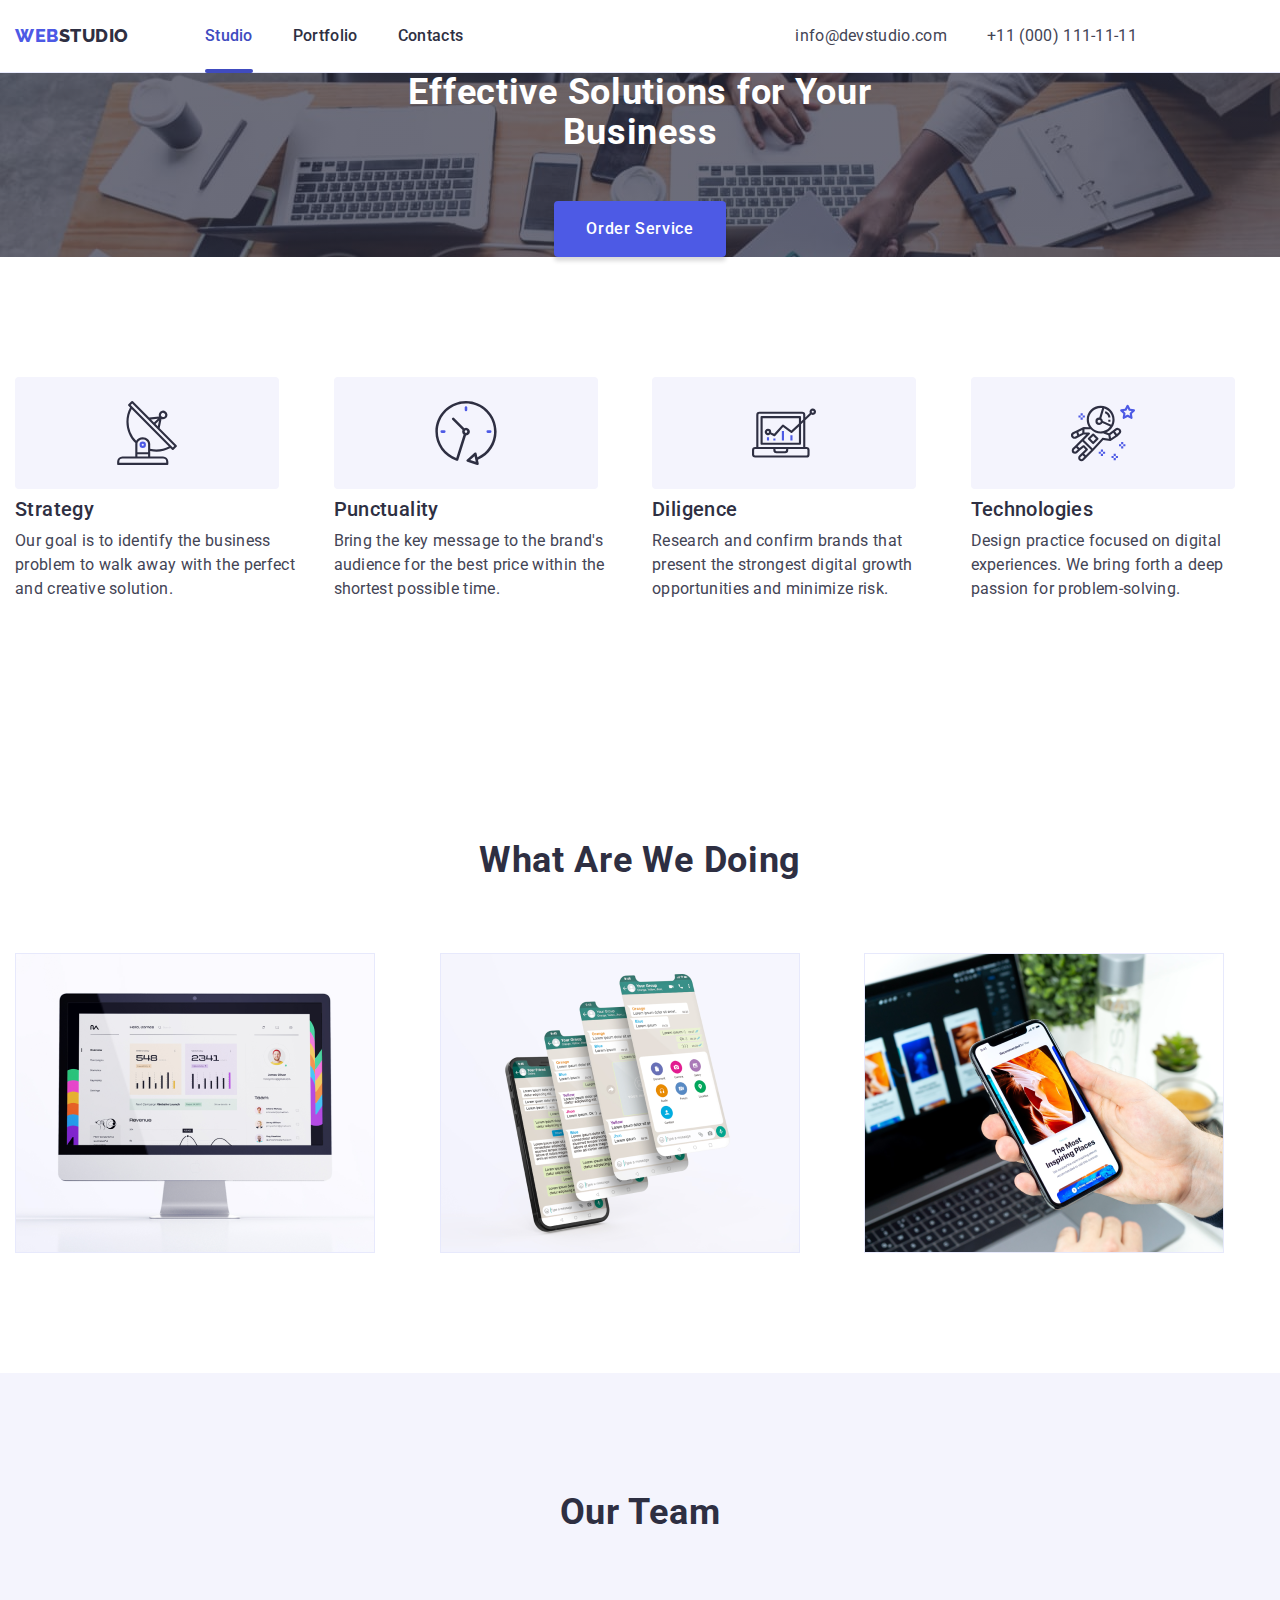
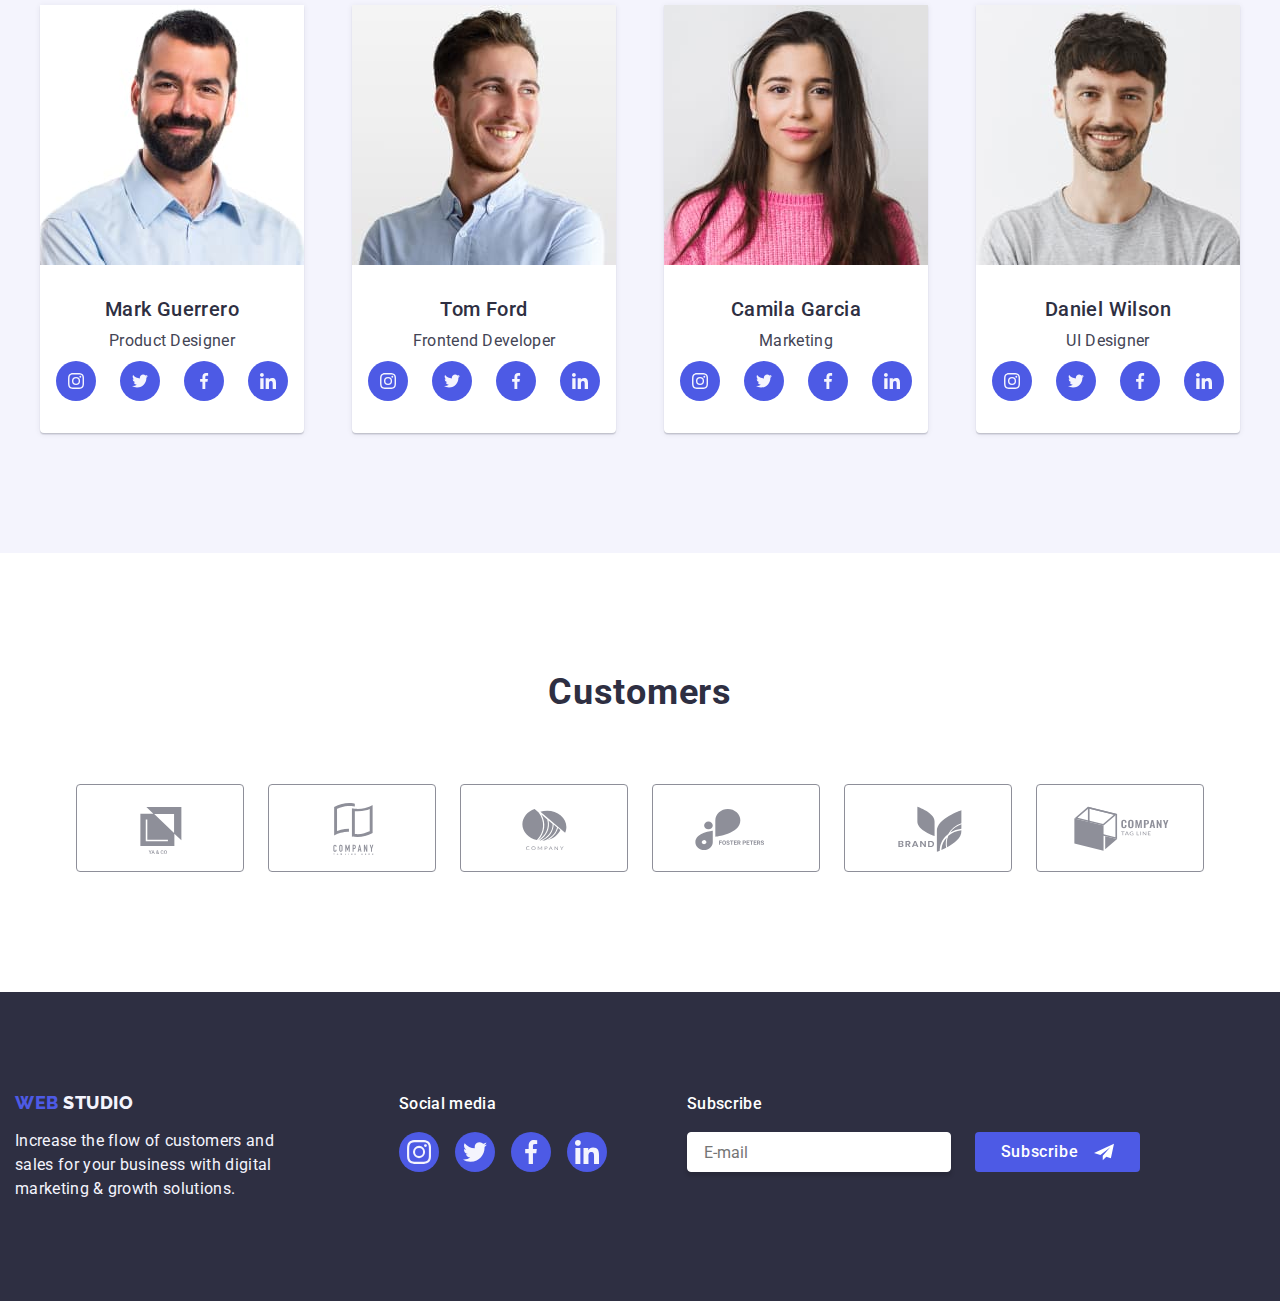
<file: index.html>
<!DOCTYPE html>
<html lang="en">
  <head>
    <meta charset="UTF-8" />
    <meta http-equiv="X-UA-Compatible" content="IE=edge" />
    <meta name="viewport" content="width=device-width, initial-scale=1.0" />
    <title>WebStudio</title>
    <link rel="preconnect" href="https://fonts.googleapis.com" />
    <link rel="preconnect" href="https://fonts.gstatic.com" crossorigin />
    <link
      href="https://fonts.googleapis.com/css2?family=Raleway:wght@800&family=Roboto:wght@400;500;700&display=swap"
      rel="stylesheet"
    />
    <link
      rel="stylesheet"
      href="https://cdnjs.cloudflare.com/ajax/libs/modern-normalize/1.1.0/modern-normalize.min.css"
    />
    <link rel="stylesheet" href="./css/style.css" />
  </head>
  <body>
    <!----------TOP LINE----------->

    <header class="header-page">
      <div class="container page-header-container">
        <nav class="nav-page">
          <a class="logo link" href="./index.html">
            Web<span class="studio">Studio</span>
          </a>
          <ul class="menu-nav list">
            <li class="menu-item">
              <a class="link nav-item activ" href="./index.html">Studio</a>
            </li>
            <li class="menu-item">
              <a class="link nav-item" href="./portfolio.html">Portfolio</a>
            </li>
            <li class="menu-item">
              <a class="link nav-item" href="">Contacts</a>
            </li>
          </ul>
        </nav>
        <button type="button" class="mob-menu-open" data-menu-open><svg class="mob-menu-icon" width="32" height="22"><use href="./images/icons.svg#burger-icon"></use></svg></button>

        <address class="address">
          <ul class="menu-contact list">
            <li class="contact-item">
              <a class="link contact" href="mailto:info@devstudio.com"
                >info@devstudio.com</a
              >
            </li>
            <li>
              <a class="link contact" href="tel:+110001111111"
                >+11 (000) 111-11-11</a
              >
            </li>
          </ul>
        </address>
      </div>
      <!-- Mobile menu -->
      <div class="mobile" data-menu>
       <div class="mobile-container" ><button type="button" class="mob-menu-close-btn" data-menu-close> <svg class="mobile-menu-close-icon" width="8" height="8">
          <use href="./images/icons.svg#icon-close-black"></use></svg></button>
        <ul class="mobile-menu list">
          <li class="menu-item-mobile">
            <a class="link nav-item-mobile activ" href="./index.html">Studio</a>
          </li>
          <li class="menu-item-mobile">
            <a class="link nav-item-mobile" href="./portfolio.html">Portfolio</a>
          </li>
          <li class="menu-item-mobile">
            <a class="link nav-item-mobile" href="">Contacts</a>
          </li>
        </ul>
        <ul class="list mob-menu-contact">
          <li class="contact-item-mobile">
            <a class="link tel-contact-mobile" href="tel:+110001111111"
              >+11 (000) 111-11-11</a
            >
          </li>
          <li class="contact-item-mobile">
            <a class="link mail-contact-mobile" href="mailto:info@devstudio.com"
              >info@devstudio.com</a
            >
          </li>
         
        </ul>
        <ul class="social-list-mobile list">
          <li class="social-list-item">
            <a href="" class="social-list-link link">
              <svg class="social-list-icon" width="16" height="16">
                <use 
               href="./images/icons.svg#icon-instagram"></use>
              </svg>
            </a>
          </li>
          <li class="social-list-item">
            <a href="" class="social-list-link link">
              <svg class="social-list-icon" width="16" height="16">
                <use href="./images/icons.svg#icon-twitter"></use>
              </svg>
            </a>
          </li>
          <li class="social-list-item">
            <a href="" class="social-list-link link">
              <svg class="social-list-icon" width="16" height="16">
                <use href="./images/icons.svg#icon-facebook"></use>
              </svg>
            </a>
          </li>
          <li class="social-list-item">
            <a href="" class="social-list-link link">
              <svg class="social-list-icon" width="16" height="16">
                <use href="./images/icons.svg#icon-linkedin"></use>
              </svg>
            </a>
          </li>
        </ul></div> 
  
      </div>

    </header>
    <main>

      <!-- ------Hero  ---------->

      <section class="hero">
        <div class="container">
          <h1 class="hero-title">Effective Solutions for Your Business</h1>
          <button class="btn" type="button" data-modal-open>Order Service</button>
        </div>
      </section>

      <!---------Section 1---------->

      <section class="section">
        <div class="container">
          <h2 class="section-name" hidden>Feature</h2>
          <ul class="list feature-menu">
            <li class="feature-menu-items">
              <div class="pictures-feture">
                <svg class="icon-fetures" width="64" height="64">
                   <use href="./images/icons.svg#icon-antenna"></use>
                  </svg> </div>
              <h3 class="content-name-divais">Strategy</h3>
              <p class="content-text-divais">
                Our goal is to identify the business problem to walk away with
                the perfect and creative solution.
              </p>
            </li>
            <li class="feature-menu-items">
              <div class="pictures-feture">
                <svg class="icon-fetures" width="64" height="64">
                   <use href="./images/icons.svg#icon-clock"></use></svg> 
              </div>
              <h3 class="content-name-divais">Punctuality</h3>
              <p class="content-text-divais">
                Bring the key message to the brand's audience for the best price
                within the shortest possible time.
              </p>
            </li>
            <li class="feature-menu-items">
              <div class="pictures-feture">
                <svg class="icon-fetures" width="64" height="64">
                   <use href="./images/icons.svg#icon-diagram"></use>
                  </svg> </div>
              <h3 class="content-name-divais">Diligence</h3>
              <p class="content-text-divais">
                Research and confirm brands that present the strongest digital
                growth opportunities and minimize risk.
              </p>
            </li>
            <li class="feature-menu-items">
              <div class="pictures-feture">
                <svg class="icon-fetures" width="64" height="64">
                   <use href="./images/icons.svg#icon-astronaut"></use>
                </svg> 
              </div>
              <h3 class="content-name-divais">Technologies</h3>
              <p class="content-text-divais">
                Design practice focused on digital experiences. We bring forth a
                deep passion for problem-solving.
              </p>
            </li>
          </ul>
        </div>
      </section>

      <!-- ------- Section 2 ---------->

      <section class="section section-hidden">
        <div class="container">
          <h2 class="section-name position">What are we doing</h2>
          <ul class="list work">
            <li class="pictures">
              <img
                src="./images/section-2/Rectangle71.jpg"
                alt="imege"
                width="360"
                height="300"
              />
            </li>
            <li class="pictures">
              <img
                src="./images/section-2/Rectangle71(1).jpg"
                alt="imege"
                width="360"
                height="300"
              />
            </li>
            <li class="pictures">
              <img
                src="./images/section-2/Rectangle71(2).jpg"
                alt="imege"
                width="360"
                height="300"
              />
            </li>
          </ul>
        </div>
      </section>

      <!------------- Section 3 Our Team ----------->

      <section class="section-team section">
        <div class="container">
          <h2 class="section-name">Our Team</h2>
          <ul class="list employees">
            <li class="card">
              <img
                src="./images/section-3-teme/img.jpg"
                alt="Mark Guerrero"
                width="264"
                height="260"
              />
              <div class="card-signature">
                <h3 class="content-name name">Mark Guerrero</h3>
                <p class="content-text job-title">Product Designer</p>
                <ul class="social-list list">
                  <li class="social-list-item">
                    <a href="" class="social-list-link link">
                      <svg class="social-list-icon" width="16" height="16">
                        <use 
                       href="./images/icons.svg#icon-instagram"></use>
                      </svg>
                    </a>
                  </li>
                  <li class="social-list-item">
                    <a href="" class="social-list-link link">
                      <svg class="social-list-icon" width="16" height="16">
                        <use href="./images/icons.svg#icon-twitter"></use>
                      </svg>
                    </a>
                  </li>
                  <li class="social-list-item">
                    <a href="" class="social-list-link link">
                      <svg class="social-list-icon" width="16" height="16">
                        <use href="./images/icons.svg#icon-facebook"></use>
                      </svg>
                    </a>
                  </li>
                  <li class="social-list-item">
                    <a href="" class="social-list-link link">
                      <svg class="social-list-icon" width="16" height="16">
                        <use href="./images/icons.svg#icon-linkedin"></use>
                      </svg>
                    </a>
                  </li>
                </ul>
              </div>
            </li>
            <li class="card">
              <img
                src="./images/section-3-teme/img1.jpg"
                alt="Tom Ford"
                width="264"
                height="260"
              />
              <div class="card-signature">
                <h3 class="content-name name">Tom Ford</h3>
                <p class="content-text job-title">Frontend Developer</p>
                <ul class="social-list list">
                  <li class="social-list-item">
                    <a href="" class="social-list-link link">
                      <svg class="social-list-icon" width="16" height="16">
                        <use 
                       href="./images/icons.svg#icon-instagram"></use>
                      </svg>
                    </a>
                  </li>
                  <li class="social-list-item">
                    <a href="" class="social-list-link link">
                      <svg class="social-list-icon" width="16" height="16">
                        <use href="./images/icons.svg#icon-twitter"></use>
                      </svg>
                    </a>
                  </li>
                  <li class="social-list-item">
                    <a href="" class="social-list-link link">
                      <svg class="social-list-icon" width="16" height="16">
                        <use href="./images/icons.svg#icon-facebook"></use>
                      </svg>
                    </a>
                  </li>
                  <li class="social-list-item">
                    <a href="" class="social-list-link link ">
                      <svg class="social-list-icon" width="16" height="16">
                        <use href="./images/icons.svg#icon-linkedin"></use>
                      </svg>
                    </a>
                  </li>
                </ul>
              </div>
            </li>
            <li class="card">
              <img
                src="./images/section-3-teme/img2.jpg"
                alt="Camila Garcia"
                width="264"
                height="260"
              />
              <div class="card-signature">
                <h3 class="content-name name">Camila Garcia</h3>
                <p class="content-text job-title">Marketing</p>
                <ul class="social-list list">
                  <li class="social-list-item">
                    <a href="" class="social-list-link link">
                      <svg class="social-list-icon" width="16" height="16">
                        <use href="./images/icons.svg#icon-instagram"></use>
                      </svg>
                    </a>
                  </li>
                  <li class="social-list-item">
                    <a href="" class="social-list-link link">
                      <svg class="social-list-icon" width="16" height="16">
                        <use href="./images/icons.svg#icon-twitter"></use>
                      </svg>
                    </a>
                  </li>
                  <li class="social-list-item">
                    <a href="" class="social-list-link link">
                      <svg class="social-list-icon" width="16" height="16">
                        <use href="./images/icons.svg#icon-facebook"></use>
                      </svg>
                    </a>
                  </li>
                  <li class="social-list-item">
                    <a href="" class="social-list-link link">
                      <svg class="social-list-icon" width="16" height="16">
                        <use href="./images/icons.svg#icon-linkedin"></use>
                      </svg>
                    </a>
                  </li>
                </ul>
              </div>
            </li>
            <li class="card">
              <img
                src="./images/section-3-teme/img3.jpg"
                alt="Daniel Wilson"
                width="264"
                height="260"
              />
              <div class="card-signature">
                <h3 class="content-name name">Daniel Wilson</h3>
                <p class="content-text job-title">UI Designer</p>
                <ul class="social-list list">
                  <li class="social-list-item">
                    <a href="" class="social-list-link link">
                      <svg class="social-list-icon" width="16" height="16">
                        <use href="./images/icons.svg#icon-instagram"></use>
                      </svg>
                    </a>
                  </li>
                  <li class="social-list-item">
                    <a href="" class="social-list-link link">
                      <svg class="social-list-icon" width="16" height="16">
                        <use href="./images/icons.svg#icon-twitter"></use>
                      </svg>
                    </a>
                  </li>
                  <li class="social-list-item">
                    <a href="" class="social-list-link link">
                      <svg class="social-list-icon" width="16" height="16">
                        <use href="./images/icons.svg#icon-facebook"></use>
                      </svg>
                    </a>
                  </li>
                  <li class="social-list-item">
                    <a href="" class="social-list-link link">
                      <svg class="social-list-icon" width="16" height="16">
                        <use href="./images/icons.svg#icon-linkedin"></use>
                      </svg>
                    </a>
                  </li>
                </ul>
              </div>
            </li>
          </ul>
        </div>
      </section>
      
      <!----------  SECTION 4 ----------->

      <section class="section">
        <div class="container">
          <h2 class="title-customers">Customers</h2>
          <ul class="list custumer-list">
            <li class="custumer-list-item"><a href="" class="custumer-list-link link">
              <svg class="custumer-list-icon" width="104" height="56">
              <use href="./images/icons.svg#icon-ya-co"></use></svg>
              </a>
            </li>
          <li class="custumer-list-item"><a href="" class="custumer-list-link link">
            <svg class="custumer-list-icon" width="104" height="56"><use href="./images/icons.svg#icon-company-tagline"></use></svg>
           </a>
          </li>
          <li class="custumer-list-item"><a href="" class="custumer-list-link link">
            <svg class="custumer-list-icon" width="104" height="56"><use href="./images/icons.svg#icon-company"></use></svg>
           </a>
          </li>
          <li class="custumer-list-item"><a href="" class="custumer-list-link link">
            <svg class="custumer-list-icon" width="104" height="56"><use href="./images/icons.svg#icon-foster-peters"></use></svg>
            </a>
          </li>
          <li class="custumer-list-item"><a href="" class="custumer-list-link link">
            <svg class="custumer-list-icon" width="104" height="56"><use href="./images/icons.svg#icon-brand"></use></svg>
            </a>
          </li>
          <li class="custumer-list-item"><a href="" class="custumer-list-link link">
            <svg class="custumer-list-icon" width="104" height="56">
            <use href="./images/icons.svg#icon-company-tag-line"></use></svg>
            </a>
          </li>
         
        </ul>
       </div>
      </section>
    </main>
    <footer class="footer">
      <div class="container footer-all">
       <div class="foter-container-logo">
           <a class="link logo-footer" href="./index.html">
            Web <span class="studio-footer">Studio</span>
          </a>
          <p class="footer-text">
           Increase the flow of customers and sales for your business with
           digital marketing & growth solutions.
          </p>
       </div>
        <div class="footer-media">
          <p class="title-media">Social media</p>
          <ul class="social-list-footer list">
            <li class="social-list-item">
              <a href="" class="foter-social-list-link link">
                <svg class="foter-social-list-icon" width="24" height="24">
                  <use 
                 href="./images/icons.svg#icon-instagram"></use>
                </svg>
              </a>
            </li>
            <li class="social-list-item">
              <a href="" class="foter-social-list-link link">
                <svg class="foter-social-list-icon" width="24" height="24">
                  <use href="./images/icons.svg#icon-twitter"></use>
                </svg>
              </a>
            </li>
            <li class="social-list-item">
              <a href="" class="foter-social-list-link link">
                <svg class="foter-social-list-icon" width="24" height="24">
                  <use href="./images/icons.svg#icon-facebook"></use>
                </svg>
              </a>
            </li>
            <li class="social-list-item">
              <a href="" class="foter-social-list-link link ">
                <svg class="foter-social-list-icon" width="24" height="24">
                  <use href="./images/icons.svg#icon-linkedin"></use>
                </svg>
              </a>
            </li>
          </ul>
        </div>
        <div class="footer-form">
          <p class="title-media">Subscribe</p>
          <form class="input-position">
            <input type="email" class="footer-input"  name="user-email" placeholder="E-mail">
            <button type="submit" class="footer-btn">Subscribe <svg width="20" height="20"><use href="./images/icons.svg#icon-airplane"></use></svg>
            </button>
          </form>
        </div>
      </div>
   
    </footer> 

    <!----------Modal window ----------->
   
    <div class="bacdrop is-hidden" data-modal>
      <div class="modal">
        <button class="modal-close-btn" type="button" data-modal-close>
        <svg class="modal-close-icon" width="8" height="8">
          <use href="./images/icons.svg#icon-close-black"></use></svg>
        </button>
        <p class="form-title">Leave your contacts and we will call you back</p>
        <form class="form">
          <label class="modal-label"><span class="title-input">Name</span>
            <span class="wrap-input-form"><input type="text" class="form-input" name="user-name" required pattern="^[a-zA-Zа-яА-Я-і-І-ї-Ї]+$">
            <svg class="form-icon" width="18" height="24"><use href="./images/icons.svg#icon-name"></use></svg></span> 
          </label>
          <label class="modal-label"><span class="title-input">Phone</span>
            <span class="wrap-input-form"><input type="tel" class="form-input" name="user-tel" required pattern="[0-9]{3}-[0-9]{3}-[0-9]{2}-[0-9]{2}" title="xxx-xxx-xx-xx">
            <svg class="form-icon" width="18" height="24"><use href="./images/icons.svg#icon-phone"></use></svg></span> 
          </label>
          <label class="modal-label"><span class="title-input">Email</span>
            <span class="wrap-input-form"><input type="email" class="form-input" name="user-email">
            <svg class="form-icon" width="18" height="24"><use href="./images/icons.svg#icon-mail"></use></svg></span> 
          </label>
          <label class="modal-label"><span class="title-input">Comment</span>
            <textarea name="user-coment" placeholder="Text input" class="coment-form"></textarea>
          </label>
          <label class="modal-chekbox"><span class="user-agreement-text">I accept the terms and conditions of the&nbsp;<a href="">Privacy Policy</a></span>
           <input type="checkbox" name="user-agreement" class="user-agreement visually-hidden">
           <span class="fake-chekbox"><svg class="icon-checkbox" width="16" height="16"><use href="./images/icons.svg#icon-checkbox"></use></svg></span>
          </label>
          <button type="submit" class="form-btn">Send</button>
        
        </form>


      </div>
    </div>
    <script src="./js/modal.js"></script>
    <script src="./js/mobile-menu.js"></script>
  </body>
</html>




<!-- <img
            srcset="./images/img1.jpg 1x, ./images/img1-@2x.jpg 2x"
            src="./images/img1.jpg"
            alt="desktop"
            width="360"
            height="300"
          /> -->
</file>
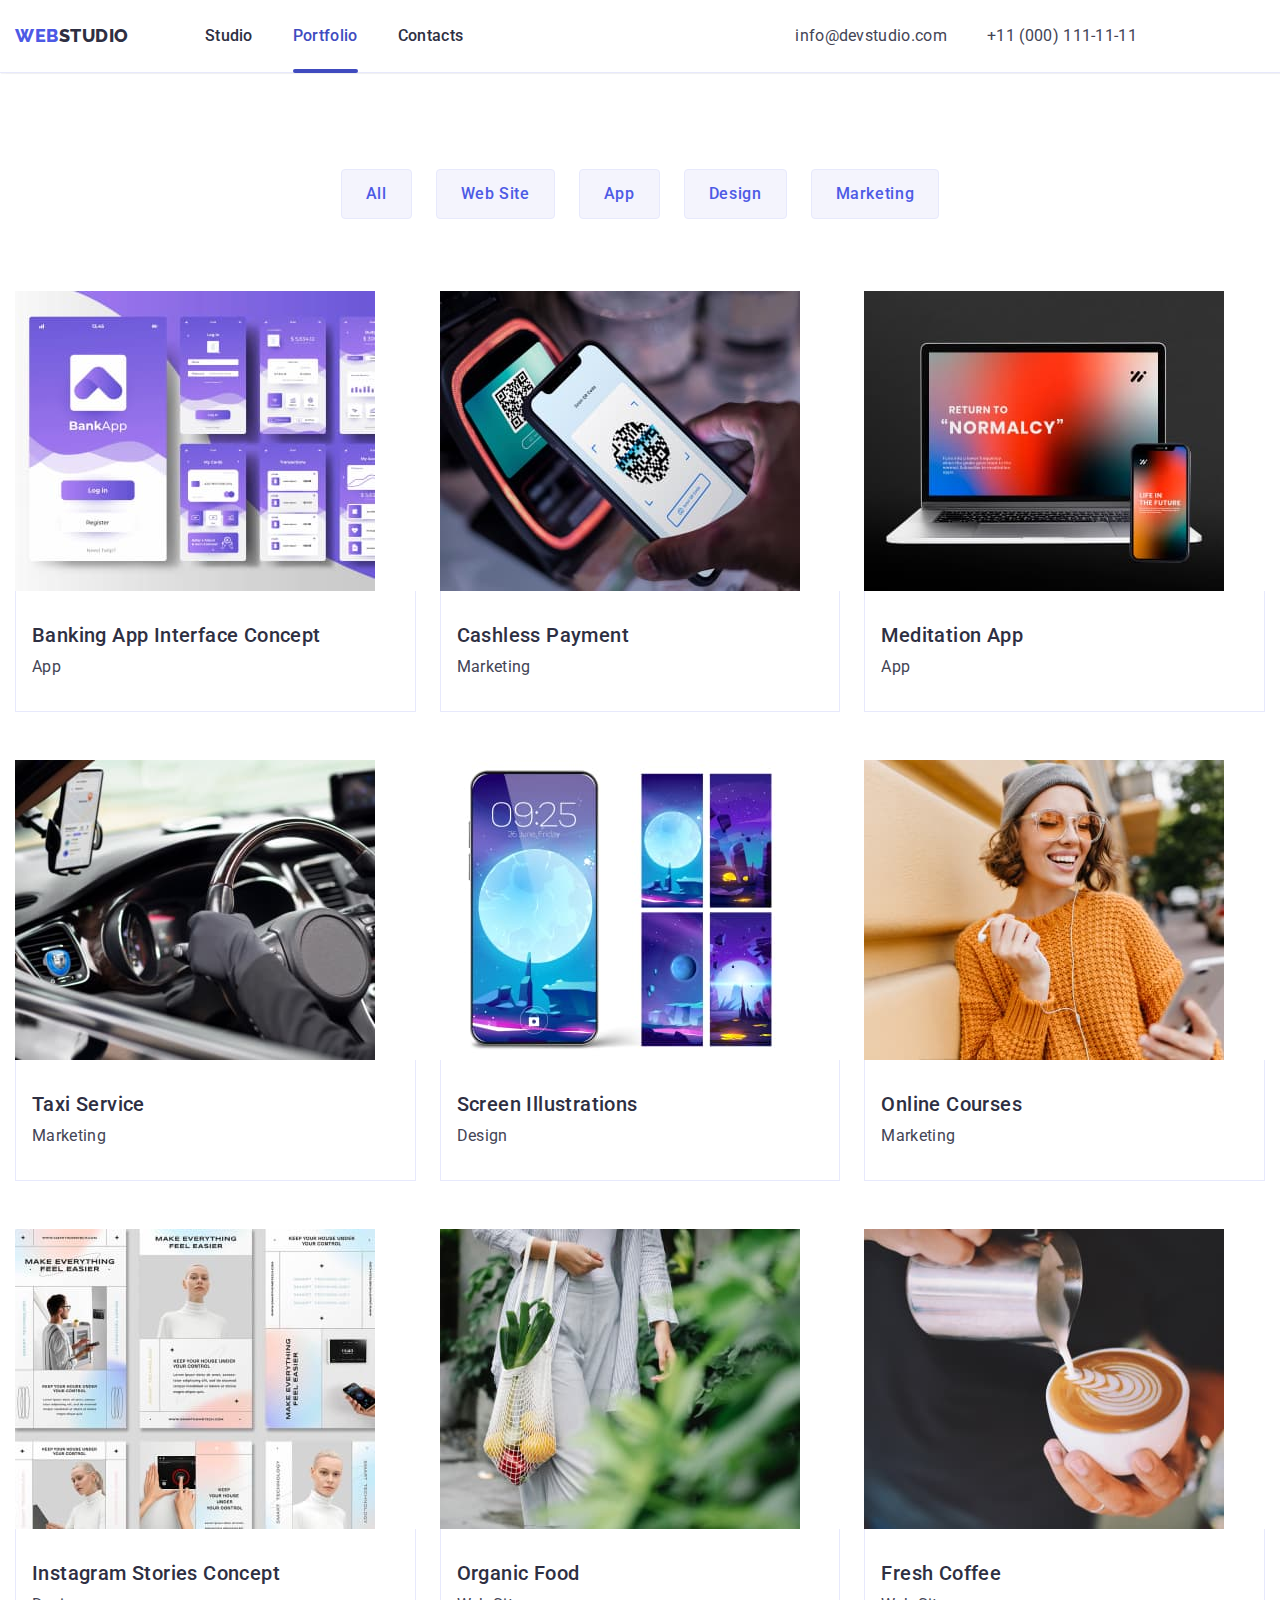
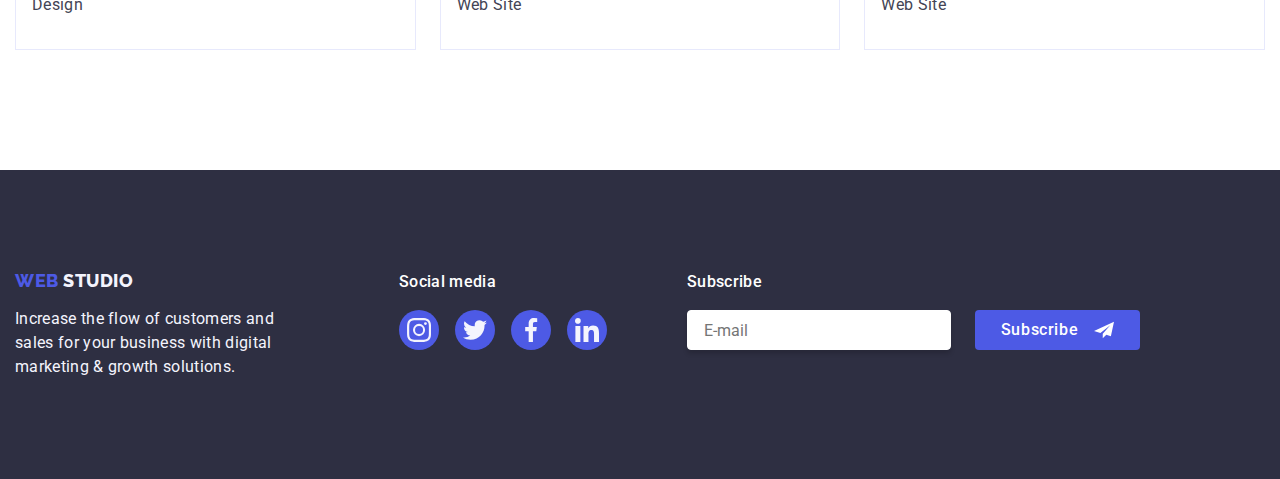
<file: portfolio.html>
<!DOCTYPE html>
<html lang="en">
  <head>
    <meta charset="UTF-8" />
    <meta http-equiv="X-UA-Compatible" content="IE=edge" />
    <meta name="viewport" content="width=device-width, initial-scale=1.0" />
    <title>Portfolio</title>
    <link rel="preconnect" href="https://fonts.googleapis.com" />
    <link rel="preconnect" href="https://fonts.gstatic.com" crossorigin />
    <link
      href="https://fonts.googleapis.com/css2?family=Raleway:wght@800&family=Roboto:wght@400;500;700&display=swap"
      rel="stylesheet"
    />
    <link
      rel="stylesheet"
      href="https://cdnjs.cloudflare.com/ajax/libs/modern-normalize/1.1.0/modern-normalize.min.css"
    />
    <link rel="stylesheet" href="./css/style.css" />
  </head>
  <body>
    <!-- TOP LINE -->
    <header class="header-page">
      <div class="container page-header-container">
        <nav class="nav-page">
          <a class="logo link" href="./index.html">
            Web <span class="studio">Studio</span>
          </a>
          <ul class="menu-nav list">
            <li class="menu-item">
              <a class="link nav-item " href="./index.html">Studio</a>
            </li>
            <li class="menu-item">
              <a class="link nav-item activ" href="./portfolio.html">Portfolio</a>
            </li>
            <li class="menu-item">
              <a class="link nav-item" href="">Contacts</a>
            </li>
          </ul>
        </nav>

        <address class="address">
          <ul class="menu-contact list">
            <li class="contact-item">
              <a class="link contact" href="mailto:info@devstudio.com"
                >info@devstudio.com</a
              >
            </li>
            <li>
              <a class="link contact" href="tel:+110001111111"
                >+11 (000) 111-11-11</a
              >
            </li>
          </ul>
        </address>
      </div>
    </header>
    <main>
      <section class="section portfolio-section">
        <div class="container">
          <h1 class="section-name" hidden>Clients</h1>
          <!-- Filter -->
          <ul class="list menu-filter">
            <li class="filter-item">
              <button class="btn-filter" type="button">All</button>
            </li>
            <li class="filter-item">
              <button class="btn-filter" type="button">Web Site</button>
            </li>
            <li class="filter-item">
              <button class="btn-filter" type="button">App</button>
            </li>
            <li class="filter-item">
              <button class="btn-filter" type="button">Design</button>
            </li>
            <li class="filter-item">
              <button class="btn-filter" type="button">Marketing</button>
            </li>
          </ul>

          <!-- ROW -->
          <ul class="list portfolio-list">
            <li class="card-portfolio">
              <a class="link card-decor" href="">
               <div class="thumb-card"><img
                  src="./images/portfolio/row1/banking-app.jpg"
                  alt="Banking App Interface Concept"
                  width="360"
                  height="300"
                 />
                 <p class="overlay-card">14 Stylish and User-Friendly App Design Concepts · Task Manager App · Calorie Tracker App · Exotic Fruit Ecommerce App · Cloud Storage App</p>
                </div> 
                <div class="card-description">
                  <h2 class="content-name">Banking App Interface Concept</h2>
                  <p class="content-text">App</p>
                </div>
              </a>
            </li>
            <li class="card-portfolio">
              <a class="link card-decor" href="">
                <div class="thumb-card"><img
                  src="./images/portfolio/row1/cashless.jpg"
                  alt="Cashless Payment"
                  width="360"
                  height="300"
                 /><p class="overlay-card">14 Stylish and User-Friendly App Design Concepts · Task Manager App · Calorie Tracker App · Exotic Fruit Ecommerce App · Cloud Storage App</p>
                </div> 
                <div class="card-description">
                  <h2 class="content-name">Cashless Payment</h2>
                  <p class="content-text">Marketing</p>
                </div>
              </a>
            </li>
            <li class="card-portfolio">
              <a class="link card-decor" href="">
                <div class="thumb-card"><img
                  src="./images/portfolio/row1/meditation-app.jpg"
                  alt="Meditation App"
                  width="360"
                  height="300"
                 /><p class="overlay-card">14 Stylish and User-Friendly App Design Concepts · Task Manager App · Calorie Tracker App · Exotic Fruit Ecommerce App · Cloud Storage App</p>
                </div> 
                <div class="card-description">
                  <h2 class="content-name">Meditation App</h2>
                  <p class="content-text">App</p>
                </div>
              </a>
            </li>

            <li class="card-portfolio">
              <a class="link card-decor" href="">
                <div class="thumb-card"><img
                  src="./images/portfolio/row2/taxi.jpg"
                  alt="Taxi Service"
                  width="360"
                  height="300"
                 /><p class="overlay-card">14 Stylish and User-Friendly App Design Concepts · Task Manager App · Calorie Tracker App · Exotic Fruit Ecommerce App · Cloud Storage App</p>
                </div> 
                <div class="card-description">
                  <h2 class="content-name">Taxi Service</h2>
                  <p class="content-text">Marketing</p>
                </div></a
              >
            </li>
            <li class="card-portfolio">
              <a class="link card-decor" href="">
                <div class="thumb-card"><img
                  src="./images/portfolio/row2/screen-Illustrations.jpg"
                  alt="Screen Illustrations"
                  width="360"
                  height="300"
                 /><p class="overlay-card">14 Stylish and User-Friendly App Design Concepts · Task Manager App · Calorie Tracker App · Exotic Fruit Ecommerce App · Cloud Storage App</p>
                </div> 
                <div class="card-description">
                  <h2 class="content-name">Screen Illustrations</h2>
                  <p class="content-text">Design</p>
                </div></a
              >
            </li>
            <li class="card-portfolio">
              <a class="link card-decor" href="">
                <div class="thumb-card"><img
                  src="./images/portfolio/row2/online-courses.jpg"
                  alt="Online Courses"
                  width="360"
                  height="300"
                 /><p class="overlay-card">14 Stylish and User-Friendly App Design Concepts · Task Manager App · Calorie Tracker App · Exotic Fruit Ecommerce App · Cloud Storage App</p>
                </div>
                <div class="card-description">
                  <h2 class="content-name">Online Courses</h2>
                  <p class="content-text">Marketing</p>
                </div></a
              >
            </li>

            <li class="card-portfolio">
              <a class="link card-decor" href="">
                <div class="thumb-card"><img
                  src="./images/portfolio/row3/instagram-stories.jpg"
                  alt="Instagram Stories Concept"
                  width="360"
                  height="300"
                /><p class="overlay-card">14 Stylish and User-Friendly App Design Concepts · Task Manager App · Calorie Tracker App · Exotic Fruit Ecommerce App · Cloud Storage App</p>
                </div> 
                <div class="card-description">
                  <h2 class="content-name">Instagram Stories Concept</h2>
                  <p class="content-text">Design</p>
                </div></a
              >
            </li>
            <li class="card-portfolio">
              <a class="link card-decor" href="">
                <div class="thumb-card"><img
                  src="./images/portfolio/row3/organic-foodjpg.jpg"
                  alt="Organic Food"
                  width="360"
                  height="300"
                /><p class="overlay-card">14 Stylish and User-Friendly App Design Concepts · Task Manager App · Calorie Tracker App · Exotic Fruit Ecommerce App · Cloud Storage App</p>
                </div>
                <div class="card-description">
                  <h2 class="content-name">Organic Food</h2>
                  <p class="content-text">Web Site</p>
                </div></a
              >
            </li>
            <li class="card-portfolio">
              <a class="link card-decor" href="">
                <div class="thumb-card"><img
                  src="./images/portfolio/row3/fresh-coffee.jpg"
                  alt="Organic Food"
                  width="360"
                  height="300"
                 /><p class="overlay-card">14 Stylish and User-Friendly App Design Concepts · Task Manager App · Calorie Tracker App · Exotic Fruit Ecommerce App · Cloud Storage App</p>
                </div>  
                <div class="card-description">
                  <h2 class="content-name">Fresh Coffee</h2>
                  <p class="content-text">Web Site</p>
                </div></a
              >
            </li>
          </ul>
        </div>
      </section>
    </main>
    <footer class="footer">
      <div class="container footer-all">
       <div class="foter-container-logo">
           <a class="link logo-footer" href="./index.html">
            Web <span class="studio-footer">Studio</span>
          </a>
          <p class="footer-text">
           Increase the flow of customers and sales for your business with
           digital marketing & growth solutions.
          </p>
       </div>
        <div class="footer-media">
          <p class="title-media">Social media</p>
          <ul class="social-list-footer list">
            <li class="social-list-item">
              <a href="" class="foter-social-list-link link">
                <svg class="foter-social-list-icon" width="24" height="24">
                  <use 
                 href="./images/icons.svg#icon-instagram"></use>
                </svg>
              </a>
            </li>
            <li class="social-list-item">
              <a href="" class="foter-social-list-link link">
                <svg class="foter-social-list-icon" width="24" height="24">
                  <use href="./images/icons.svg#icon-twitter"></use>
                </svg>
              </a>
            </li>
            <li class="social-list-item">
              <a href="" class="foter-social-list-link link">
                <svg class="foter-social-list-icon" width="24" height="24">
                  <use href="./images/icons.svg#icon-facebook"></use>
                </svg>
              </a>
            </li>
            <li class="social-list-item">
              <a href="" class="foter-social-list-link link ">
                <svg class="foter-social-list-icon" width="24" height="24">
                  <use href="./images/icons.svg#icon-linkedin"></use>
                </svg>
              </a>
            </li>
          </ul>
        </div>
        <div class="footer-form">
          <p class="title-media">Subscribe</p>
          <form class="input-position">
            <input type="email" class="footer-input"  name="user-email" placeholder="E-mail">
            <button type="submit" class="footer-btn">Subscribe <svg width="20" height="20"><use href="./images/icons.svg#icon-airplane"></use></svg>
            </button>
          </form>
        </div>
      </div>
   
    </footer>
  </body>
</html>
</file>
<file: css/style.css>
:root{
    --primery-text:font-family:'Roboto',sans-serif;
    --color-iris: #4d5ae5;
	--color-ocean: #404bbf;
	--color-text: #2e2f42;
	--color-green: #31d0aa;
	--color-desc: #434455;
	--color-light-slate: #8e8f99;
	--color-cornflower: #e7e9fc;
	--color-studio-footer: #f4f4fd;
	--color-navy-blue-modal: #2e2f42;
	--color-grey: #2e2f42;
	--color-white:#FFFFFF;
	--color-dairy: #fcfcfc;}


h1,h2,h3,h4,h5,p{margin: 0;}
ul{margin: 0;
   }
img{display: block;}

body{color:#434455;
    background-color:var(--color-white);
    font-family: "Roboto", sans-serif;
   }

.list{list-style: none;
    padding: 0;
    margin: 0;}
.link{text-decoration: none;}


/* ============ FONTS FOR SECTIONS */
.section-name{font-family:var(--primery-text);
    font-style: normal;
    font-weight: 700;
    font-size: 36px;
    line-height: 1.11;
    text-align: center;
    letter-spacing: 0.02em;
    text-transform: capitalize;
    margin-bottom: 72px;
    color: #2E2F42;
    }
.content-name{font-family:var(--primery-text);
    font-style: normal;
    font-weight: 500;
    font-size: 20px;
    line-height: 1.2;
    letter-spacing: 0.02em;
    color: #2E2F42;
    
    margin-bottom: 8px;}
.content-text{ font-family: var(--primery-text);
	font-size: 16px;
	font-family: var(--primery-text);
	font-weight: 400;
	font-style: normal;
	line-height: 1.5;
	letter-spacing: 0.02em;
	text-decoration: none;
	text-transform: none;
    margin-bottom: 0;
    margin-top: 0;
    color: var(--color-desc);}
.content-name-divais{display: flex;
    justify-content: center;
    font-family:var(--primery-text);
    font-style: normal;
    font-weight: 500;
    font-size: 20px;
    line-height: 1.2;
    letter-spacing: 0.02em;
    color: #2E2F42;
    margin-bottom: 8px;
}
.content-text-divais{font-family: var(--primery-text);
	font-size: 16px;
	font-family: var(--primery-text);
	font-weight: 400;
	font-style: normal;
	line-height: 1.5;
	letter-spacing: 0.02em;
	text-decoration: none;
	text-transform: none;
    margin-bottom: 0;
    margin-top: 0;
    color: var(--color-desc);}

/* ============ FINISH FONTS FOR SECTIONS========== */

/* ==========CONTAINER DES======= */
.container {
  min-width: 320px;
  max-width: 428px;
  padding-left: 16px;
  padding-right: 16px;
  margin-left: auto;
  margin-right: auto;
}

@media screen and (min-width: 768px) {
  .container {
    max-width: 768px;
  }
}

@media screen and (min-width: 1158px) {
  .container {
    max-width: 1400px;
    padding: 0 15px;
  }
}

.page-header-container{ display: flex;
   align-items: center;
   text-align: center;
  
}
.mob-menu-open{ border: none;
    background-color: #FFFFFF;
    cursor: pointer;
    padding: 0;
    align-items: center;
    margin-left: auto;
}
/* ========== FINISH CONTAINER DES======= */

/* ===========TOP LINE =========*/

.header-page{
    padding-top: 24px;
    padding-bottom: 22px;
    border-bottom: 1px solid #e7e9fc;
    box-shadow: 1px 0px 2px rgba(46, 47, 66, 0.08), 1px 0px 1px
    rgba(46, 47, 66, 0.16), 6px 0px 1px
    rgba(46, 47, 66, 0.08);
      }
.logo{
      font-family:'Raleway',sans-serif;
      font-style:normal;
      font-weight: 800;
      font-size: 18px;
      line-height: 1.17;
      display: flex;
      align-items: center;
      letter-spacing: 0.03em;
      text-transform: uppercase;
      color: #4D5AE5;
       }
.studio{
     color: #2E2F42;
  } 

/* ============== Mobile menu ============= */

.mobile{
    z-index: 1000;
    position: fixed;
    top: 0;
    left: 0;
    width: 100%;
    height: 100%;
    background: #FFFFFF;
    box-shadow: 0px 2px 1px rgba(46, 47, 66, 0.08), 0px 1px 1px rgba(46, 47, 66, 0.16), 0px 1px 6px rgba(46, 47, 66, 0.08);
    opacity: 0;
    visibility: hidden;
    pointer-events: none;
    transition: opasity 250ms cubic-bezier(0.4, 0, 0.2, 1), visibility 250ms cubic-bezier(0.4, 0, 0.2, 1);
}
.mobile.is-open{
    opacity: 1;
    visibility: visible;
    pointer-events: auto;
}

.mob-menu-close-btn{
    transition: opacity 250ms cubic-bezier(0.4, 0, 0.2, 1);
   position: absolute;
   top: 24px;
   right: 16px;
   background-color:var(--color-cornflower);
   border: 1px solid #2E2F42;
   cursor: pointer;
   border-radius:50%;
   display: flex;
   justify-content: center;
   align-items: center;
   padding: 0;
   width: 24px;
   height: 24px;}

mobile-menu-close-icon{fill: #2E2F42;}
 
.mobile-container{position: relative;
    width: 428px;
    padding: 80px 40px 40px 40px;
    margin-left: auto;
    margin-right: auto;
}

@media screen and (min-width: 768px) {
    .mob-menu-open{display: none;}
}
.nav-item-mobile{
    font-family:var(--primery-text);
    font-style: normal;
    font-weight: 700;
    font-size: 36px;
    line-height: 40px;
    letter-spacing: 0.02em;
    text-transform: capitalize;
    color: #2E2F42;
    transition: color 250ms cubic-bezier(0.4, 0, 0.2, 1);}
.activ{color:var(--color-ocean);}

.menu-item-mobile:not(:last-child){margin-bottom: 40px;}
.mob-menu-contact{margin-top: 284px;}

.contact-item-mobile:not(:last-child){margin-bottom: 40px;}
.tel-contact-mobile{
    color:var(--color-iris);
    font-weight: 700;
    font-size: 36px;
    line-height: 40px;}
.mail-contact-mobile{
    font-family:var(--primery-text);
    font-style: normal;
    font-weight: 500;
    font-size: 20px;
    line-height: 24px;
    letter-spacing: 0.02em;
    color: #434455;}
  
.social-list-mobile{
    margin-top: 48px;
    display: flex;
    gap: 56px;}


@media screen and (max-width: 768px) {
    .menu-contact{
    display: none;}
      
    .menu-nav{
    display: none;}
}
      

/* =========MOBILE MENU FINISH=========== */

@media screen and (min-width: 768px) {
    .header-page{padding: 0;}
    .menu-nav{display: flex;
       margin-left: 120px;}
    .menu-contact{margin-left: 120px;}
    .nav-page{display: flex;}

    .nav-item{ display: flex;
    position: relative;
    transition: color 250ms cubic-bezier(0.4, 0, 0.2, 1);
    padding: 24px 0px;
    font-family:var(--primery-text);
    font-style: normal;
    font-weight: 500;
    font-size: 16px;
    line-height: 1.5;
    letter-spacing: 0.02em;
    color: #2E2F42;}
    .nav-item-.mobile.activ{ background:var(--color-ocean);}

    .menu-item:not(:last-child){margin-right: 40px;}

    .nav-item::after{ 
    content: "";
    width: 100%;
    height: 4px;
    border-radius: 2px;
    display: block;
    position: absolute;
    bottom: -1px;
    left: 0; }
    .nav-item.activ::after{ background:var(--color-ocean);}
    .nav-item.activ{color: var(--color-ocean);}
    .address{ font-style: normal;}
    .menu-contact{margin-left: 120px;}
    .contact{
    /* padding: 24px 0px; */
    font-family: var(--primery-text);
    font-style: normal;
    font-weight: 400;
    font-size: 12px;
    line-height: 1.17;
    letter-spacing: 0.04em;
    color: #434455;
    transition: color 250ms cubic-bezier(0.4, 0, 0.2, 1); }
    .contact:hover, 
    .contact:focus{color:var(--color-ocean);
        outline: none;
    } 
@media screen and (min-width: 1158px) {
        .menu-nav{margin-left: 76px;}
        .menu-contact{display: flex;
            text-align: center;
            justify-content: space-between;
            margin-left: 332px;
        }
        .contact{
            font-weight: 400;
            font-size: 16px;
            line-height: 1.5;
            letter-spacing: 0.02em;
            color: #434455;
            transition: color 250ms cubic-bezier(0.4, 0, 0.2, 1); }
        .contact:hover, 
        .contact:focus{color:var(--color-ocean);
            outline: none;}
        .contact-item:not(:last-child){margin-right: 40px;} 
    }
}

/* ============FINISH TOP LINE ======================= */ */

/* ==========HERO================= */

.hero{ text-align: center;
    margin-top: 0px;
    padding: 112px 0;
    background-color:#2E2F42;
    color: #FFFFFF;
    background-image: linear-gradient( rgba(46, 47, 66, 0.7), rgba(46, 47, 66, 0.7) ), url(../images/hero/people-office-mob.jpg);
    background-position: center;
    background-size: cover; 
    background-repeat: no-repeat;
    margin-left: auto;
    margin-right: auto;}
@media only screen and (min-width: 469px) {
    .hero{ background-image: linear-gradient( rgba(46, 47, 66, 0.7), rgba(46, 47, 66, 0.7) ), url(../images/hero/people-office-tab.jpg)
    
  }
}
@media only screen and (min-width: 769px) {
    .hero{ background-image: linear-gradient( rgba(46, 47, 66, 0.7), rgba(46, 47, 66, 0.7) ), url(../images/hero/people-office.jpg)
    
  }
} 
.hero-title{max-width: 496px;
    margin-bottom: 48px;
    font-family: var(--primery-text);
    font-style: normal;
    font-weight: 700;
    font-size: 36px;
    line-height:1.11;
    letter-spacing:0.02em;
    text-align: center;
    margin-right: auto;
    margin-left: auto;
    color: #FFFFFF;}

.btn{ transition: background-color 250ms cubic-bezier(0.4, 0, 0.2, 1); 
    display: block;
    border-radius: 4px;
    min-width: 169px;
    padding-top: 16px;
    padding-right: 32px;
    padding-bottom: 16px;
    padding-left: 32px;
    background: #4D5AE5;
    font-family: inherit;
    font-style: normal;
    font-weight: 500;
    font-size: 16px;
    line-height: 1.5;
    color: #ffffff;
    letter-spacing: 0.04em;
    margin: auto;
    cursor: pointer;
    border: none;
    box-shadow: 0px 4px 4px rgba(0, 0, 0, 0.15);}
@media only screen and (min-width: 1158px){
    .btn{ transition: background-color 250ms cubic-bezier(0.4, 0, 0.2, 1); }
   
    .btn:hover,
    .btn:focus{background: #404BBF;}
@media only screen and (min-width: 768px) {
   .hero{
    font-size:56px;
    line-height:1.07; }
}


/* ====== FINISH HERO */

/* ========Section 1====== */

.section{padding-top: 96px;
    padding-bottom: 96px;
    }
@media screen and (min-width:1158px) {
    .section{padding-top: 120px;
     padding-bottom: 120px;
    }
}

.visually-hidden {
    position: absolute;
    width: 1px;
    height: 1px;
    margin: -1px;
    border: 0;
    padding: 0;
    white-space: nowrap;
    clip-path: inset(100%);
    clip: rect(0 0 0 0);
    overflow: hidden;
  }
@media screen and (max-width: 1158px){
    .content-name-divais{font-weight: 700;
        font-size: 36px;
        line-height: 1.11;
       }
    .content-text-divais{font-style: normal;
        font-weight: 500;
        font-size: 1.5;
        line-height: 24px;}
    .pictures-feture{display: none;}
}
.feature-menu{
    display: flex;
    flex-wrap: wrap;
    row-gap: 72px;}
    @media screen and (max-width: 768px){
        .feature-menu-items{justify-content: center;}

    }
@media screen and (min-width: 768px){
    .feature-menu{
        column-gap: 24px;
        justify-content: space-between;}
    .feature-menu-items{width: 356px;}
    .content-name-divais{display: block;}
}

@media screen and (min-width: 1158px){
    .feature-menu{
        flex-wrap: nowrap;}
    .feature-menu-items{width: calc((100%-24px*3)/4);}
    .pictures-feture{
    width: 264px;
    height: 112px;
    background-color: #F4F4FD;
    display: flex;
    justify-content: center;
    align-items: center;
    border-radius: 4px;
    margin-bottom: 8px;}
}
/* ============ FINISH SECTION 1 =========== */
/* ====== =====SECTION 2 =========== */
.work{
    display: flex;
    gap: 24px;}

   .pictures{width:calc((100% - 48px) / 3); 
    display: flex;}

   .position{display: block;}

.section-hidden{display: none;}
@media screen and (min-width: 1158px){
    
   .section-hidden{display: block;}
}
/* ============ FINISH SECTION 2 =========== */


/* ======  SECTION  3 Our Team =========*/
.section-team{
    background: #F4F4FD;
}
.card{
    background-color:var(--color-white);
    background: #FFFFFF;
box-shadow: 0px 1px 6px rgba(46, 47, 66, 0.08), 0px 1px 1px rgba(46, 47, 66, 0.16), 0px 2px 1px rgba(46, 47, 66, 0.08);
border-radius: 0px 0px 4px 4px;

}

.employees{
    display: flex;
    flex-wrap: wrap;
    row-gap: 72px;
    column-gap: 24px;
    justify-content: center;
}

.card-signature{padding: 32px 0;
text-align: center;
}
.job-title{margin-bottom: 8px;}
.social-list{display: flex;
    justify-content: center;
    gap: 24px;
}
.social-list-link{transition: background-color 250ms cubic-bezier(0.4, 0, 0.2, 1);
display: flex;
justify-content: center;
align-items: center;
width: 40px;
height: 40px;
outline: none;
background-color:#4d5ae5;
border-radius: 50%;
fill:var(--color-studio-footer);

}
.social-list-icon{transition: fill 250ms cubic-bezier(0.4, 0, 0.2, 1);}

.social-list-link:hover,
.social-list-link:focus{background-color:#404bbf;}
    
.social-list-link:hover .social-list-icon,
.social-list-link:focus .social-list-icon{fill:var(--color-studio-footer);}
@media screen and (min-width: 768px){
    .employees{row-gap: 64px;}
}
@media screen and (min-width: 1158px){
    .employees{ column-gap: 24px;
    flex-wrap: nowrap;}
    .employees .card:not(:last-child){margin-right: 24px;}
}

/* ======== FINISH SECTION  3 Our Team ======== */

/* =============SECTTION 4 ===========*/


.title-customers{font-family:var(--primery-text);
    font-style: normal;
    font-weight: 700;
    font-size: 36px;
    line-height: 1.1;
    text-align: center;
    letter-spacing: 0.02em;
    text-transform: capitalize;
    margin-bottom: 72px;
    color: #2E2F42;}
.custumer-list{display: flex;
    flex-wrap: wrap;
    justify-content: center;
    gap: 24px;
    row-gap: 72px;
}
.custumer-list-link{transition: border-color 250ms cubic-bezier(0.4, 0, 0.2, 1),
     color 250ms cubic-bezier(0.4, 0, 0.2, 1);
    display: flex;
    justify-content: center;
    align-items: center;
    color: #8E8F99;
    border: 1px solid var(--color-light-slate);
    border-radius: 4px;
    width: 168px;
    height: 88px;
    justify-content: center;

}
.custumer-list-icon{ transition: color 250ms cubic-bezier(0.4, 0, 0.2, 1);
    justify-content: center;
    fill: currentColor;
    width: 104px;
    height: 56px;
    text-align: center;
}

.custumer-list-link:hover,
.custumer-list-link:focus{color: #404bbf;
    border-color: #404BBF;}

   
.custumer-list-link:hover .custumer-list-icon ,
.custumer-list-link:focus .custumer-list-icon{color:#404bbf;
    border-color:#404bbf;}
/* =============FINISH SECTION 4=========== */
    /* ========PORTFOLIO======= */

.menu-filter{
    display: flex;
    margin-bottom: 72px;
    justify-content: center;
}
.portfolio-section{padding-top: 96px}

.menu-filter .filter-item:not(:last-child){margin-right: 24px;}

.btn-filter{
    transition: color 250ms cubic-bezier(0.4, 0, 0.2, 1), background-color 250ms cubic-bezier(0.4, 0, 0.2, 1), border-color 250ms cubic-bezier(0.4, 0, 0.2, 1),
     box-shadow 250ms cubic-bezier(0.4, 0, 0.2, 1);
    border-radius: 4px;
    border: 1px solid #e7e9fc;
    padding: 12px 24px;
    font-family: inherit;
    font-style: normal;
    font-weight: 500;
    font-size: 16px;
    line-height: 1.5;
    letter-spacing: 0.04em;
    color: #4D5AE5;
    cursor: pointer;
    background: #F4F4FD;
    }
.btn-filter:hover,
.btn-filter:focus{color: #FFFFFF;
    background: #404BBF;
    border: 1px solid transparent;
    box-shadow: 0px 3px 1px rgba(0, 0, 0, 0.1), 0px 2px 1px rgba(0, 0, 0, 0.08), 
    0px 2px 2px rgba(0, 0, 0, 0.12);}

.portfolio-list{
    display: flex;
    flex-wrap: wrap;
    column-gap: 24px;
    row-gap: 48px;}

.card-portfolio{
    width: calc((100% - 48px)/3);}
.card-decor{display: block;
    transition: box-shadow 250ms cubic-bezier(0.4, 0, 0.2, 1);}

.card-decor:hover,
.card-decor:focus{box-shadow: 0px 1px 6px rgba(46, 47, 66, 0.08), 0px 1px 1px 
    rgba(46, 47, 66, 0.16), 0px 2px 1px rgba(46, 47, 66, 0.08)
    ;transform: translateY(0%);}

.card-description
{padding: 32px 16px;
    border-left:1px solid #E7E9FC ;
    border-right:1px solid #E7E9FC ;
    border-bottom:1px solid #E7E9FC ;
    background: #FFFFFF;}

.overlay-card{
    position: absolute;
    top: 0;
    left: 0;
    width: 100%;
    height: 100%;
    overflow: auto;
    transform: translate(0, 100%);
    transition: transform 250ms cubic-bezier(0.4, 0, 0.2, 1);
    font-family:var(--primery-text);
    font-style: normal;
    font-size: 16px;
    line-height:24px;
    letter-spacing: 0.02em;
    color:var(--color-studio-footer);
    background-color: var(--color-iris);
    padding: 40px 32px;
}

.thumb-card{
    position: relative;
    overflow: hidden;
}

.card-decor:hover .overlay-card,
.card-decor:focus .overlay-card{transform: translateY(0%);}

/* ============FOOTER=========== */

.studio-footer{font-family: 'Raleway',sans-serif;
    font-weight: 800;
    font-size: 18px;
    line-height: 1.17;
    letter-spacing: 0.03em;
    text-transform: uppercase;
    color: var(--color-studio-footer);
    }  

.footer{ background-color:#2E2F42;
    padding: 96px 0;}
    

.footer-all{display: flex;
    flex-wrap: wrap;
    column-gap: 24px;
    row-gap: 72px;
    justify-content: center;
    

}

.foter-container-logo{display: inline-block;
   width: 268px;}

.footer-text{
    max-width: 268px;
    font-family: var(--primery-text);
    font-size: 16px;
    line-height: 24px;
    line-height: 1.5;
    letter-spacing: 0.02em;
    color: var(--color-studio-footer);}
.logo-footer{ display: flex;
    justify-content: center;
    font-family:'Raleway',sans-serif;
    font-style:normal;
    font-weight: 800;
    font-size: 18px;
    line-height: 1.17;
    display: flex;
    align-items: center;
    letter-spacing: 0.03em;
    text-transform: uppercase;
    color: #4D5AE5;

    margin-bottom: 16px;}
.title-media{ display: flex;
    justify-content: center;
    font-family: var(--primery-text);
	font-size: 16px;
	font-weight: 500;
	font-style: normal;
	line-height: 24px;
    align-items: center;
	letter-spacing: 0.02em;
	text-decoration: none;
	text-transform: none;
    margin-bottom: 16px;
    margin-top: 0;
    color: #FFFFFF;}
.footer-media{
    width: 268px;
    margin: 0;
   }
.social-list-footer{display: flex;
    justify-content: center;
    gap: 16px;}

.foter-social-list-icon{
 transition: fill 250ms cubic-bezier(0.4, 0, 0.2, 1);fill: var(--color-studio-footer);
 width:24px;
 height:24px;}
.foter-social-list-link{
    transition: background-color 250ms cubic-bezier(0.4, 0, 0.2, 1);
    display: flex;
    justify-content: center;
    align-items: center;
    width: 40px;
    height: 40px;
    background-color: var(--color-iris);
    border-radius: 50%;
    }
.foter-social-list-link:hover,
.foter-social-list-link:focus{background-color:var(--color-green);}

.foter-social-list-link:hover .foter-social-list-icon,
.foter-social-list-link:focus .foter-social-list-icon{fill: var(--color-cornflower);}
.footer-form{
    width: 398px;
} 
.footer-input{display: flex;
    justify-content: center;
   transition: border-color 250ms  cubic-bezier(0.4, 0, 0.2, 1);
    outline: none;
    padding-left:16px;
    padding-top: 8px;
    padding-bottom: 8px;
    width: 398px;
    height: 40px;
    border: 1px solid #FFFFFF;
    box-shadow: 0px 4px 4px rgba(0, 0, 0, 0.15);
    border-radius: 4px;
    margin-bottom: 8px;
    
}
.footer-input:focus{border-color:#31d0aa;}

.footer-btn{
    width: 165px;
    height: 40px;
    font-family: 'Roboto';
    font-style: normal;
    font-weight: 500;
    font-size: 16px;
    line-height: 24px;
    align-items: center;
    text-align: center;
    letter-spacing: 0.04em;
    color: #FFFFFF;
    background: #4D5AE5;
    border-radius: 4px;
    border: none;
    padding: 8px 24px;
    cursor: pointer;
    display: flex;
    flex-direction: row;
    justify-content: center;
    align-items: center;
    gap: 16px;
    margin: auto;
    fill: var(--color-white);
    transition: background-color 250ms cubic-bezier(0.4, 0, 0.2, 1);
}
@media screen and (min-width: 768px){
    .footer-btn{
        margin-left: 24px;}
}
.footer-btn:hover,
.footer-btn:focus{background-color:var(--color-green);}
@media screen and (min-width: 768px){
    .footer-text{
        max-width: 264px;}
    .footer-form{
        width: 453px;}
    .title-media{ 
        display: block;}
    .logo-footer{ 
       display: block;}
    .input-position{ display: flex;
        flex-direction: row;
        justify-content: center;
        align-items: center;
    }
    .footer-media{ 
        width: 208px;
        margin: 0;}
    .footer-input{width: 264px;margin: 0;}
    .footer-all{justify-content:center;}
}
@media screen and (min-width: 1158px){
    .footer{padding: 100px 0;}
    .footer-all{flex-wrap: nowrap;
        column-gap: 0;
        align-items: baseline;
        justify-content: left;
       
    }
    .footer-form{
         margin-left: 80px;}
    .title-media{display: block;}
    .foter-container-logo{
    
        margin-right: 120px;
        width: 264px;}
    
   
    
}
/* ==========Modal window============ */

.bacdrop{
    transition: opacity 250ms cubic-bezier(0.4, 0, 0.2, 1),
    visibility 250ms cubic-bezier(0.4, 0, 0.2, 1);
    position: fixed;
    top: 0;
    z-index: 100;
    width: 100%;
    height: 100%;
    background-color: rgba(46, 47, 66, 0.4);
}
.modal{padding: 24px;
    transition: transform 250ms cubic-bezier(0.4, 0, 0.2, 1);
    position: absolute;
    top: 50%;
    left:50%;
    transform: translate(-50%, -50%) scale(1); 
    width: 408px;
    min-height: 576px;
    background: #FCFCFC;
    box-shadow: 0px 1px 1px rgba(0, 0, 0, 0.14), 0px 1px 3px rgba(0, 0, 0, 0.12), 0px 2px 1px rgba(0, 0, 0, 0.2);
    border-radius: 4px;
}
.modal-close-btn{
    transition: background-color 250ms cubic-bezier(0.4, 0, 0.2, 1),
     border 250ms cubic-bezier(0.4, 0, 0.2, 1);
    position: absolute;
    top:24px;
    right: 24px;
    background-color:var(--color-cornflower);
    border: 1px solid rgba(0, 0, 0, 0.1);
    box-shadow:0px 4px 4px rgba(0, 0, 0, 0.25);
    cursor: pointer;
    border-radius:50%;
    display: flex;
    justify-content: center;
    align-items: center;
    padding: 0;
    width: 24px;
    height: 24px;
      
}
.modal-close-btn:hover{ border: none;
    box-shadow: none;
    background-color:var(--color-ocean);
 
}
.modal-close-btn:focus{
    border: none;
    box-shadow: none;
    background-color:var(--color-ocean);
 
}

.modal-close-icon{
    transition: fill 250ms cubic-bezier(0.4, 0, 0.2, 1);
    fill:var(--color-navy-blue-modal);}

.modal-close-btn:hover .modal-close-icon{fill:var(--color-white);}
.modal-close-btn:focus .modal-close-icon{fill:var(--color-white);}

.bacdrop.is-hidden{
    opacity: 0;
    visibility: hidden;
    pointer-events: none;
}

/* ========FORMS========= */

.form{
    display: flex;
    flex-direction: column;

}
.form-title{width: 360px;
    padding-top: 48px;
    margin-bottom: 16px;
    margin-left: auto;
    margin-right: auto;
    font-family:var(--primery-text);
    font-style: normal;
    font-weight: 500;
    font-size: 16px;
    line-height: 24px;
    letter-spacing: 0.02em;
    align-items: center;
    text-align: center;
    color: #2E2F42;}
   

.title-input{
    font-family: var(--primery-text);
    font-style: normal;
    font-weight: 400;
    font-size: 12px;
    line-height: 14px;
    letter-spacing: 0.04em;
    color: #8E8F99;
    
}
.wrap-input-form{
    position: relative;
}
.form-input{width: 100%;
    height: 40px;
    margin-bottom: 8px;
    padding-left: 38px;
    gap: 4px;
    outline: none;
    border: 1px solid rgba(46, 47, 66, 0.4);
    border-radius: 4px;
    transition: border-color 250ms  cubic-bezier(0.4, 0, 0.2, 1);
}
.form-input:focus{border-color:#4D5AE5;}
.form-icon{
    position: absolute;
    display: block;
    top: 50%;
    left: 16px;
    transform: translate(0, -50%);
    transition: fill 250ms  cubic-bezier(0.4, 0, 0.2, 1);
}
.form-input:focus + .form-icon{fill: var(--color-iris);}
.coment-form{display: flex;
    margin-bottom: 16px;
    box-sizing: border-box;
    width: 360px;
    padding: 8px 16px;
    min-height: 120px;   
    border: 1px solid rgba(46, 47, 66, 0.4);
    border-radius: 4px;
    resize: none;
    transition: border-color 250ms  cubic-bezier(0.4, 0, 0.2, 1);
}
.coment-form::placeholder{font-family: 'Roboto';
    font-style: normal;
    font-weight: 400;
    font-size: 12px;
    line-height: 14px;
    letter-spacing: 0.04em;
    color: rgba(46, 47, 66, 0.4);}
.coment-form:focus{
    border-color:var(--color-iris);
    outline: none;
}

.modal-chekbox{ display: flex;
    justify-content: center;
    align-items: center;
    padding: 0;
    margin-bottom: 24px;
    width: 360px;
    height: 16px;
    gap: 8px;
    cursor: pointer;
}
.fake-chekbox{ display: inline-flex;
    justify-content: center;
    align-items: center;
    padding: 0;
    width: 16px;
    height: 16px;
    border: 1px solid rgba(46, 47, 66, 0.4);
    cursor: pointer;
    border-radius: 2px;
    transition: background-color 250ms  cubic-bezier(0.4, 0, 0.2, 1);
}
.icon-checkbox{opacity: 0;
    transition: opacity 250ms  cubic-bezier(0.4, 0, 0.2, 1);
}

.user-agreement:focus + .fake-chekbox{
  border: 1px solid #404BBF;
}
.user-agreement:checked + .fake-chekbox{
    background-color:#4D5AE5;}
.user-agreement:checked .icon-checkbox{
    opacity: 1;
    fill: var(--color-white);
}
.user-agreement:checked + .fake-chekbox .icon-checkbox{opacity: 1;
    fill: var(--color-white);
}
.user-agreement-text{display: inline-flex;
    width: 338px;
    height: 16px;
    font-family: var(--primery-text);
    font-style: normal;
    font-weight: 400;
    font-size: 12px;
    line-height: 14px;
    letter-spacing: 0.04em;
    color: #8E8F99;
    align-items: center;
    order: 1;
    flex-grow: 0; 
    text-align: center;
}

.form-btn{
    transition: background-color 250ms cubic-bezier(0.4, 0, 0.2, 1); 
    font-family:var(--primery-text);
    font-style: normal;
    font-weight: 500;
    font-size: 16px;
    line-height: 24px;
    display: flex;
    align-items: center;
    text-align: center;
    justify-content: center;
    letter-spacing: 0.04em;
    color: #FFFFFF;
    background: #4D5AE5;
    border: none;
    box-shadow: 0px 4px 4px rgba(0, 0, 0, 0.15);
    width: 169px;
    height: 56px;
    padding: 0;
    border-radius: 4px;
    margin-right: auto;
    margin-left: auto;
    cursor: pointer;
}
.form-btn:hover,
.form-btn:focus{background: #404BBF;
    outline: none;

}
</file>
